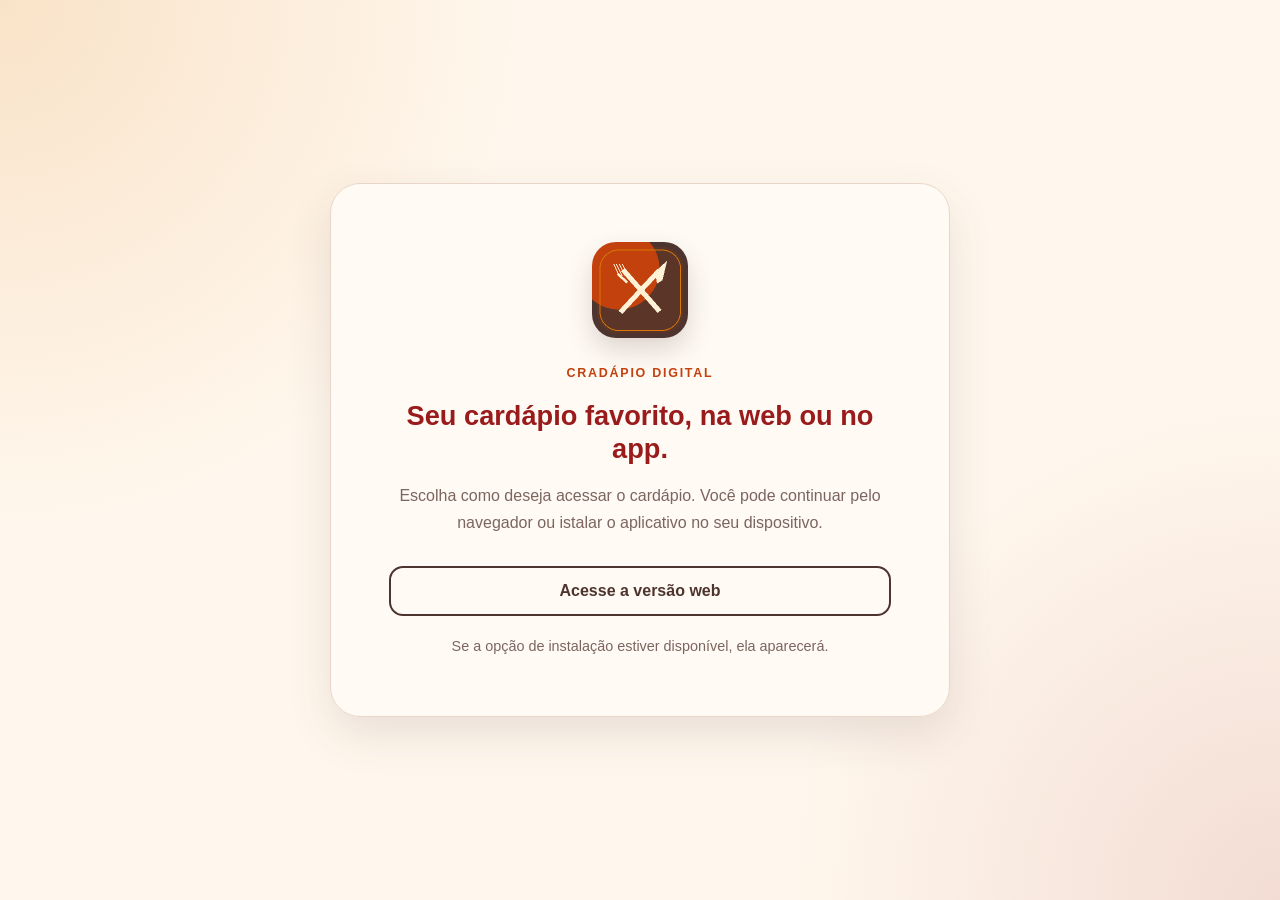
<file: index.html>
<!DOCTYPE html>
<html lang="en">
<head>
    <meta charset="UTF-8">
    <meta name="viewport" content="width=device-width, initial-scale=1.0">
    <title>Lading Page - Cardapio da Vila</title>
    <link rel="stylesheet" href="style.css"/>
    <link rel="manifest" href="manifest.webmanifest"/>
</head>
<body class="landing-page">
    <main class="landing-shell">
        <section class="landing-card">
            <!--Todo o conteúdo vai aqui-->
            <div class="brand-mark">
                <img src="./icons/icon-192.png" alt="logo do restaurante">
            </div>
            <p class="eyebrow">Cradápio Digital</p>
            <p class="landing-highlight">Seu cardápio favorito, na web ou no app.</p>
            <p class="landing-description">
                Escolha como deseja acessar o cardápio. Você pode continuar 
                pelo navegador ou istalar o aplicativo no seu dispositivo.
            </p>
            <div class="landing-actions">
                <!--Aqui vai as duas opções-->
                <a href="./cardapio.html" class="button button-secondary">Acesse a versão web</a>
                <button id="install-button" class="button button-primary" type="button" hidden>Instale o aplicativo</button>
            </div>
            <p class="install-message" class="install-message">
                Se a opção de instalação estiver disponível, ela aparecerá.
            </p>
        </section>
    </main>
    <script src="./landing.js"></script>
</body>
</html>
</file>
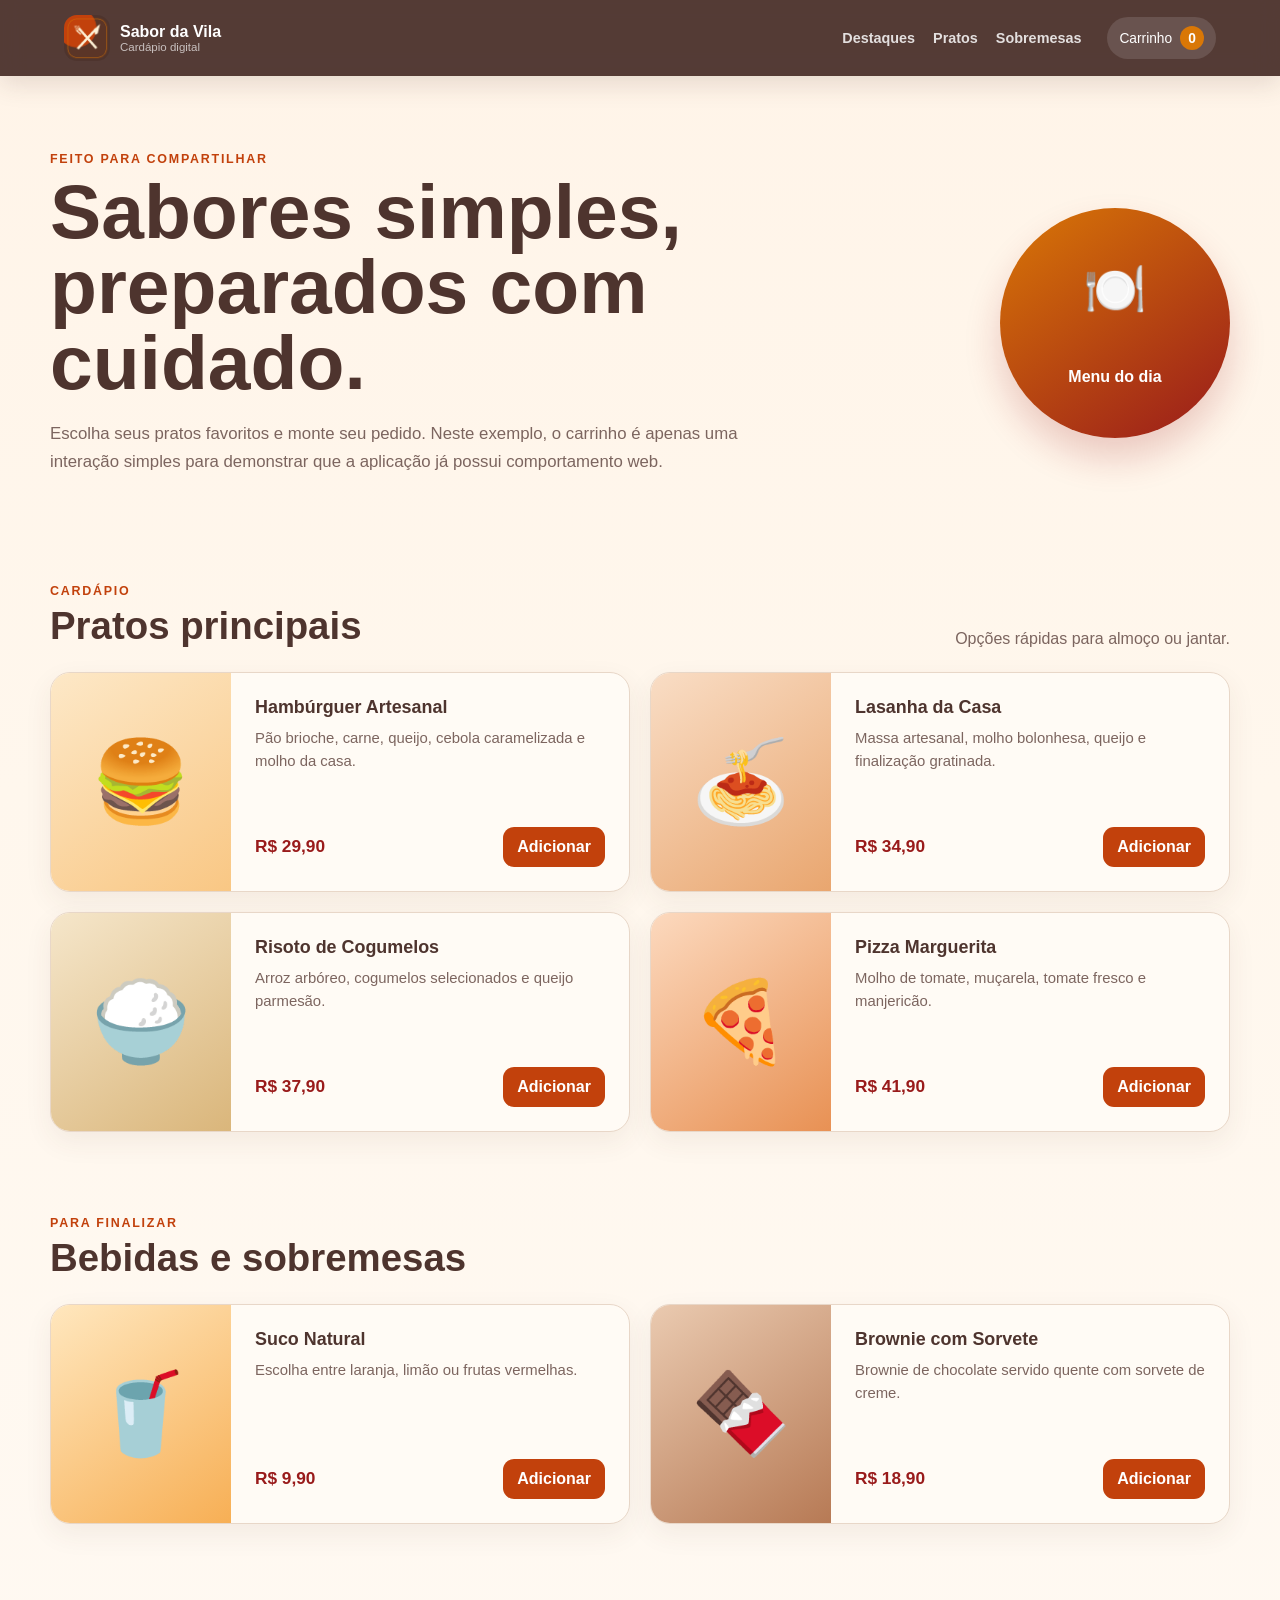
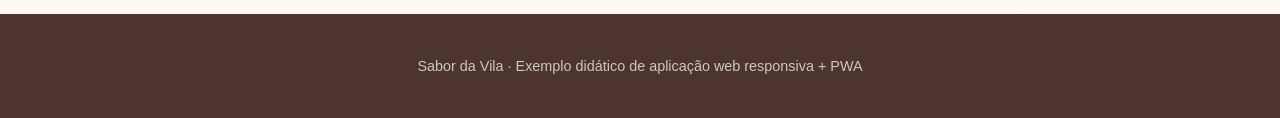
<file: cardapio.html>
<!doctype html>
<html lang="pt-BR">
  <head>
    <meta charset="UTF-8" />
    <meta name="viewport" content="width=device-width, initial-scale=1.0" />

    <title>Sabor da Vila | Cardápio</title>

    <meta name="theme-color" content="#4E342E" />

    <link rel="stylesheet" href="./style.css" />
      <link rel="manifest" href="./manifest.webmanifest" />
  </head>

  <body class="app-page">
    <header class="app-header">
      <a class="brand" href="./cardapio.html" aria-label="Início do cardápio">
        <img src="./icons/icon-192.png" alt="" class="brand-icon" />

        <span>
          <strong>Sabor da Vila</strong>
          <small>Cardápio digital</small>
        </span>
      </a>

      <nav class="main-nav" aria-label="Navegação principal">
        <a href="#destaques">Destaques</a>
        <a href="#pratos">Pratos</a>
        <a href="#sobremesas">Sobremesas</a>
      </nav>

      <div class="cart-indicator" aria-live="polite">
        Carrinho <strong id="cart-count">0</strong>
      </div>
    </header>

    <main class="app-container">
      <section class="hero" id="destaques">
        <div>
          <p class="eyebrow">Feito para compartilhar</p>
          <h1>Sabores simples, preparados com cuidado.</h1>
          <p>
            Escolha seus pratos favoritos e monte seu pedido. Neste exemplo, o
            carrinho é apenas uma interação simples para demonstrar que a
            aplicação já possui comportamento web.
          </p>
        </div>

        <div class="hero-badge" aria-hidden="true">
          <span>🍽️</span>
          <strong>Menu do dia</strong>
        </div>
      </section>

      <section class="menu-section" id="pratos">
        <div class="section-heading">
          <div>
            <p class="eyebrow">Cardápio</p>
            <h2>Pratos principais</h2>
          </div>

          <p>Opções rápidas para almoço ou jantar.</p>
        </div>

        <div class="menu-grid">
          <article class="menu-card">
            <div class="food-visual food-burger" aria-hidden="true">🍔</div>
            <div class="menu-card-content">
              <div>
                <h3>Hambúrguer Artesanal</h3>
                <p>
                  Pão brioche, carne, queijo, cebola caramelizada e molho da
                  casa.
                </p>
              </div>

              <div class="menu-card-footer">
                <strong>R$ 29,90</strong>
                <button class="add-button" type="button">Adicionar</button>
              </div>
            </div>
          </article>

          <article class="menu-card">
            <div class="food-visual food-lasagna" aria-hidden="true">🍝</div>
            <div class="menu-card-content">
              <div>
                <h3>Lasanha da Casa</h3>
                <p>
                  Massa artesanal, molho bolonhesa, queijo e finalização
                  gratinada.
                </p>
              </div>

              <div class="menu-card-footer">
                <strong>R$ 34,90</strong>
                <button class="add-button" type="button">Adicionar</button>
              </div>
            </div>
          </article>

          <article class="menu-card">
            <div class="food-visual food-risotto" aria-hidden="true">🍚</div>
            <div class="menu-card-content">
              <div>
                <h3>Risoto de Cogumelos</h3>
                <p>Arroz arbóreo, cogumelos selecionados e queijo parmesão.</p>
              </div>

              <div class="menu-card-footer">
                <strong>R$ 37,90</strong>
                <button class="add-button" type="button">Adicionar</button>
              </div>
            </div>
          </article>

          <article class="menu-card">
            <div class="food-visual food-pizza" aria-hidden="true">🍕</div>
            <div class="menu-card-content">
              <div>
                <h3>Pizza Marguerita</h3>
                <p>Molho de tomate, muçarela, tomate fresco e manjericão.</p>
              </div>

              <div class="menu-card-footer">
                <strong>R$ 41,90</strong>
                <button class="add-button" type="button">Adicionar</button>
              </div>
            </div>
          </article>
        </div>
      </section>

      <section class="menu-section" id="sobremesas">
        <div class="section-heading">
          <div>
            <p class="eyebrow">Para finalizar</p>
            <h2>Bebidas e sobremesas</h2>
          </div>
        </div>

        <div class="menu-grid menu-grid-small">
          <article class="menu-card">
            <div class="food-visual food-juice" aria-hidden="true">🥤</div>
            <div class="menu-card-content">
              <div>
                <h3>Suco Natural</h3>
                <p>Escolha entre laranja, limão ou frutas vermelhas.</p>
              </div>

              <div class="menu-card-footer">
                <strong>R$ 9,90</strong>
                <button class="add-button" type="button">Adicionar</button>
              </div>
            </div>
          </article>

          <article class="menu-card">
            <div class="food-visual food-brownie" aria-hidden="true">🍫</div>
            <div class="menu-card-content">
              <div>
                <h3>Brownie com Sorvete</h3>
                <p>Brownie de chocolate servido quente com sorvete de creme.</p>
              </div>

              <div class="menu-card-footer">
                <strong>R$ 18,90</strong>
                <button class="add-button" type="button">Adicionar</button>
              </div>
            </div>
          </article>
        </div>
      </section>
    </main>

    <footer class="app-footer">
      <p>Sabor da Vila · Exemplo didático de aplicação web responsiva + PWA</p>
    </footer>

    <!--
    Este script não participa da instalação do PWA.
    Ele existe apenas para deixar o cardápio com uma interação mínima.
  -->
    <script src="./script.js"></script>
  </body>
</html>
</file>
<file: style.css>
/* ============================================================
   Sabor da Vila
   Exemplo didático de aplicação responsiva + PWA

   Paleta principal:
   marrom escuro  #4E342E
   marrom médio   #6D4C41
   laranja        #D97706
   laranja escuro #C2410C
   vermelho       #991B1B
   creme          #FFF7ED
   ============================================================ */

:root {
  --brown-dark: #4e342e;
  --brown: #6d4c41;
  --orange: #d97706;
  --orange-dark: #c2410c;
  --red: #991b1b;

  --cream: #fff7ed;
  --paper: #fffbf5;
  --white: #ffffff;

  --text: #3b2723;
  --muted: #7c655f;

  --border: #e8d7c8;
  --shadow: 0 18px 45px rgba(78, 52, 46, 0.12);

  --radius-small: 14px;
  --radius-medium: 20px;
  --radius-large: 30px;
}

/* ------------------------------------------------------------
   Reset básico
   ------------------------------------------------------------ */

* {
  box-sizing: border-box;
}

html {
  scroll-behavior: smooth;
}

body {
  margin: 0;
  font-family: Inter, "Segoe UI", sans-serif;

  background: var(--cream);
  color: var(--text);
}

button,
a {
  font: inherit;
}

a {
  color: inherit;
  text-decoration: none;
}

button {
  border: 0;
}

/* ============================================================
   LANDING PAGE
   ============================================================ */

.landing-page {
  min-height: 100vh;

  background:
    radial-gradient(
      circle at top left,
      rgba(217, 119, 6, 0.16),
      transparent 34%
    ),
    radial-gradient(
      circle at bottom right,
      rgba(153, 27, 27, 0.12),
      transparent 32%
    ),
    var(--cream);
}

.landing-shell {
  min-height: 100vh;

  display: grid;
  place-items: center;

  padding: 28px;
}

.landing-card {
  width: min(100%, 620px);

  padding: clamp(30px, 6vw, 58px);

  border: 1px solid var(--border);
  border-radius: var(--radius-large);

  background: rgba(255, 251, 245, 0.94);
  box-shadow: var(--shadow);

  text-align: center;
}

.brand-mark img {
  width: 96px;
  height: 96px;

  border-radius: 24px;

  box-shadow: 0 12px 26px rgba(78, 52, 46, 0.18);
}

.eyebrow {
  margin: 24px 0 8px;

  color: var(--orange-dark);

  font-size: 0.78rem;
  font-weight: 800;

  letter-spacing: 0.14em;
  text-transform: uppercase;
}

.landing-card h1 {
  margin: 0;

  color: var(--brown-dark);

  font-size: clamp(2.4rem, 8vw, 4rem);
  line-height: 1;
}

.landing-highlight {
  margin: 20px auto 0;

  max-width: 500px;

  color: var(--red);

  font-size: clamp(1.3rem, 4vw, 1.7rem);
  font-weight: 800;

  line-height: 1.2;
}

.landing-description {
  margin: 18px auto 0;

  max-width: 500px;

  color: var(--muted);

  line-height: 1.65;
}

.landing-actions {
  display: grid;
  gap: 12px;

  margin-top: 30px;
}

.button {
  width: 100%;

  /* display: flex; */
  align-items: center;
  justify-content: center;

  min-height: 50px;

  padding: 14px 20px;

  border-radius: var(--radius-small);

  cursor: pointer;

  font-weight: 800;

  transition:
    transform 0.15s ease,
    box-shadow 0.15s ease,
    background 0.15s ease;
}

.button:hover {
  transform: translateY(-1px);
}

.button-primary {
  background: var(--orange-dark);
  color: var(--white);

  box-shadow: 0 10px 20px rgba(194, 65, 12, 0.18);
}

.button-primary:hover {
  background: var(--red);
}

.button-secondary {
  border: 2px solid var(--brown-dark);

  background: transparent;
  color: var(--brown-dark);
}

.button-secondary:hover {
  background: rgba(78, 52, 46, 0.06);
}

.install-message {
  margin: 20px auto 0;

  max-width: 460px;

  color: var(--muted);

  font-size: 0.9rem;
  line-height: 1.5;
}

/* ============================================================
   APLICAÇÃO / CARDÁPIO
   ============================================================ */

.app-page {
  min-height: 100vh;

  background: linear-gradient(
    180deg,
    #fff4e8 0%,
    var(--cream) 46%,
    #fff9f2 100%
  );
}

.app-header {
  position: sticky;
  top: 0;
  z-index: 10;

  display: flex;
  align-items: center;
  gap: 26px;

  min-height: 76px;

  padding: 12px clamp(18px, 5vw, 72px);

  background: rgba(78, 52, 46, 0.96);
  color: var(--white);

  backdrop-filter: blur(10px);

  box-shadow: 0 8px 24px rgba(78, 52, 46, 0.14);
}

.brand {
  display: flex;
  align-items: center;
  gap: 10px;

  margin-right: auto;
}

.brand-icon {
  width: 46px;
  height: 46px;

  border-radius: 13px;
}

.brand span {
  display: grid;
}

.brand strong {
  font-size: 1rem;
}

.brand small {
  color: rgba(255, 255, 255, 0.68);

  font-size: 0.72rem;
}

.main-nav {
  display: flex;
  gap: 18px;

  font-size: 0.9rem;
  font-weight: 700;
}

.main-nav a {
  color: rgba(255, 255, 255, 0.84);
}

.main-nav a:hover {
  color: var(--white);
}

.cart-indicator {
  white-space: nowrap;

  padding: 9px 12px;

  border-radius: 999px;

  background: rgba(255, 255, 255, 0.12);

  font-size: 0.86rem;
}

.cart-indicator strong {
  display: inline-grid;
  place-items: center;

  min-width: 24px;
  height: 24px;

  margin-left: 4px;

  border-radius: 999px;

  background: var(--orange);
  color: var(--white);
}

.app-container {
  width: min(1180px, calc(100% - 36px));

  margin: 0 auto;
}

.hero {
  display: grid;
  grid-template-columns: minmax(0, 1.6fr) minmax(180px, 0.4fr);
  align-items: center;
  gap: 30px;

  padding: clamp(40px, 7vw, 76px) 0 48px;
}

.hero .eyebrow {
  margin-top: 0;
}

.hero h1 {
  max-width: 760px;

  margin: 0;

  color: var(--brown-dark);

  font-size: clamp(2.3rem, 6vw, 4.9rem);
  line-height: 0.98;
}

.hero p:not(.eyebrow) {
  max-width: 700px;

  margin-top: 20px;

  color: var(--muted);

  font-size: 1.05rem;
  line-height: 1.7;
}

.hero-badge {
  aspect-ratio: 1;

  display: grid;
  place-items: center;

  min-width: 180px;

  padding: 30px;

  border-radius: 50%;

  background: linear-gradient(145deg, var(--orange), var(--red));

  color: var(--white);

  text-align: center;

  box-shadow: 0 20px 36px rgba(153, 27, 27, 0.2);
}

.hero-badge span {
  display: block;

  font-size: 3.2rem;
}

.hero-badge strong {
  display: block;

  margin-top: 4px;
}

.menu-section {
  padding: 42px 0;
}

.section-heading {
  display: flex;
  align-items: end;
  justify-content: space-between;
  gap: 30px;

  margin-bottom: 24px;
}

.section-heading .eyebrow {
  margin: 0 0 6px;
}

.section-heading h2 {
  margin: 0;

  color: var(--brown-dark);

  font-size: clamp(1.7rem, 4vw, 2.4rem);
}

.section-heading > p {
  max-width: 360px;

  margin: 0;

  color: var(--muted);

  text-align: right;
}

.menu-grid {
  display: grid;
  grid-template-columns: repeat(2, minmax(0, 1fr));
  gap: 20px;
}

.menu-grid-small {
  grid-template-columns: repeat(2, minmax(0, 1fr));
}

.menu-card {
  overflow: hidden;

  display: grid;
  grid-template-columns: 180px minmax(0, 1fr);

  min-height: 220px;

  border: 1px solid var(--border);
  border-radius: var(--radius-medium);

  background: var(--paper);

  box-shadow: 0 10px 28px rgba(78, 52, 46, 0.07);
}

.food-visual {
  display: grid;
  place-items: center;

  min-height: 190px;

  font-size: 5rem;

  background: linear-gradient(
    145deg,
    rgba(217, 119, 6, 0.22),
    rgba(153, 27, 27, 0.18)
  );
}

.food-burger {
  background: linear-gradient(145deg, #fde8c7, #f9c784);
}

.food-lasagna {
  background: linear-gradient(145deg, #f9ddc5, #e9a66f);
}

.food-risotto {
  background: linear-gradient(145deg, #f5e6ca, #dab67b);
}

.food-pizza {
  background: linear-gradient(145deg, #fcd9be, #e89154);
}

.food-juice {
  background: linear-gradient(145deg, #ffe7be, #f7af55);
}

.food-brownie {
  background: linear-gradient(145deg, #eacab0, #b77a55);
}

.menu-card-content {
  display: flex;
  flex-direction: column;
  justify-content: space-between;

  gap: 22px;

  padding: 24px;
}

.menu-card h3 {
  margin: 0;

  color: var(--brown-dark);

  font-size: 1.12rem;
}

.menu-card p {
  margin: 9px 0 0;

  color: var(--muted);

  font-size: 0.93rem;
  line-height: 1.55;
}

.menu-card-footer {
  display: flex;
  align-items: center;
  justify-content: space-between;
  gap: 14px;
}

.menu-card-footer > strong {
  color: var(--red);

  font-size: 1.08rem;
}

.add-button {
  min-height: 40px;

  padding: 10px 14px;

  border-radius: 11px;

  background: var(--orange-dark);
  color: var(--white);

  cursor: pointer;

  font-weight: 800;
}

.add-button:hover {
  background: var(--red);
}

.add-button:disabled {
  opacity: 0.72;
  cursor: default;
}

.app-footer {
  margin-top: 48px;

  padding: 30px 18px;

  background: var(--brown-dark);
  color: rgba(255, 255, 255, 0.72);

  text-align: center;

  font-size: 0.9rem;
}

/* ============================================================
   RESPONSIVIDADE

   A aplicação já chega "pronta" neste exemplo.
   Essas media queries não são o conteúdo central da atividade.
   ============================================================ */

@media (max-width: 900px) {
  .main-nav {
    display: none;
  }

  .hero {
    grid-template-columns: 1fr;
  }

  .hero-badge {
    display: none;
  }

  .menu-grid,
  .menu-grid-small {
    grid-template-columns: 1fr;
  }
}

@media (max-width: 640px) {
  .app-header {
    gap: 12px;

    padding-inline: 14px;
  }

  .brand small {
    display: none;
  }

  .cart-indicator {
    font-size: 0.78rem;
  }

  /* .cart-indicator::before {
    content: "Carrinho";

    font-size: 0.78rem;
  } */

  .app-container {
    width: min(100% - 24px, 1180px);
  }

  .hero {
    padding-top: 38px;
    padding-bottom: 22px;
  }

  .section-heading {
    display: block;
  }

  .section-heading > p {
    margin-top: 8px;

    text-align: left;
  }

  .menu-card {
    grid-template-columns: 110px minmax(0, 1fr);

    min-height: auto;
  }

  .food-visual {
    min-height: 100%;

    font-size: 3.3rem;
  }

  .menu-card-content {
    gap: 16px;

    padding: 18px;
  }

  .menu-card-footer {
    align-items: stretch;
    flex-direction: column;
  }

  .add-button {
    width: 100%;
  }

  .landing-shell {
    padding: 16px;
  }

  .landing-card {
    padding: 30px 22px;

    border-radius: 24px;
  }
}
</file>
